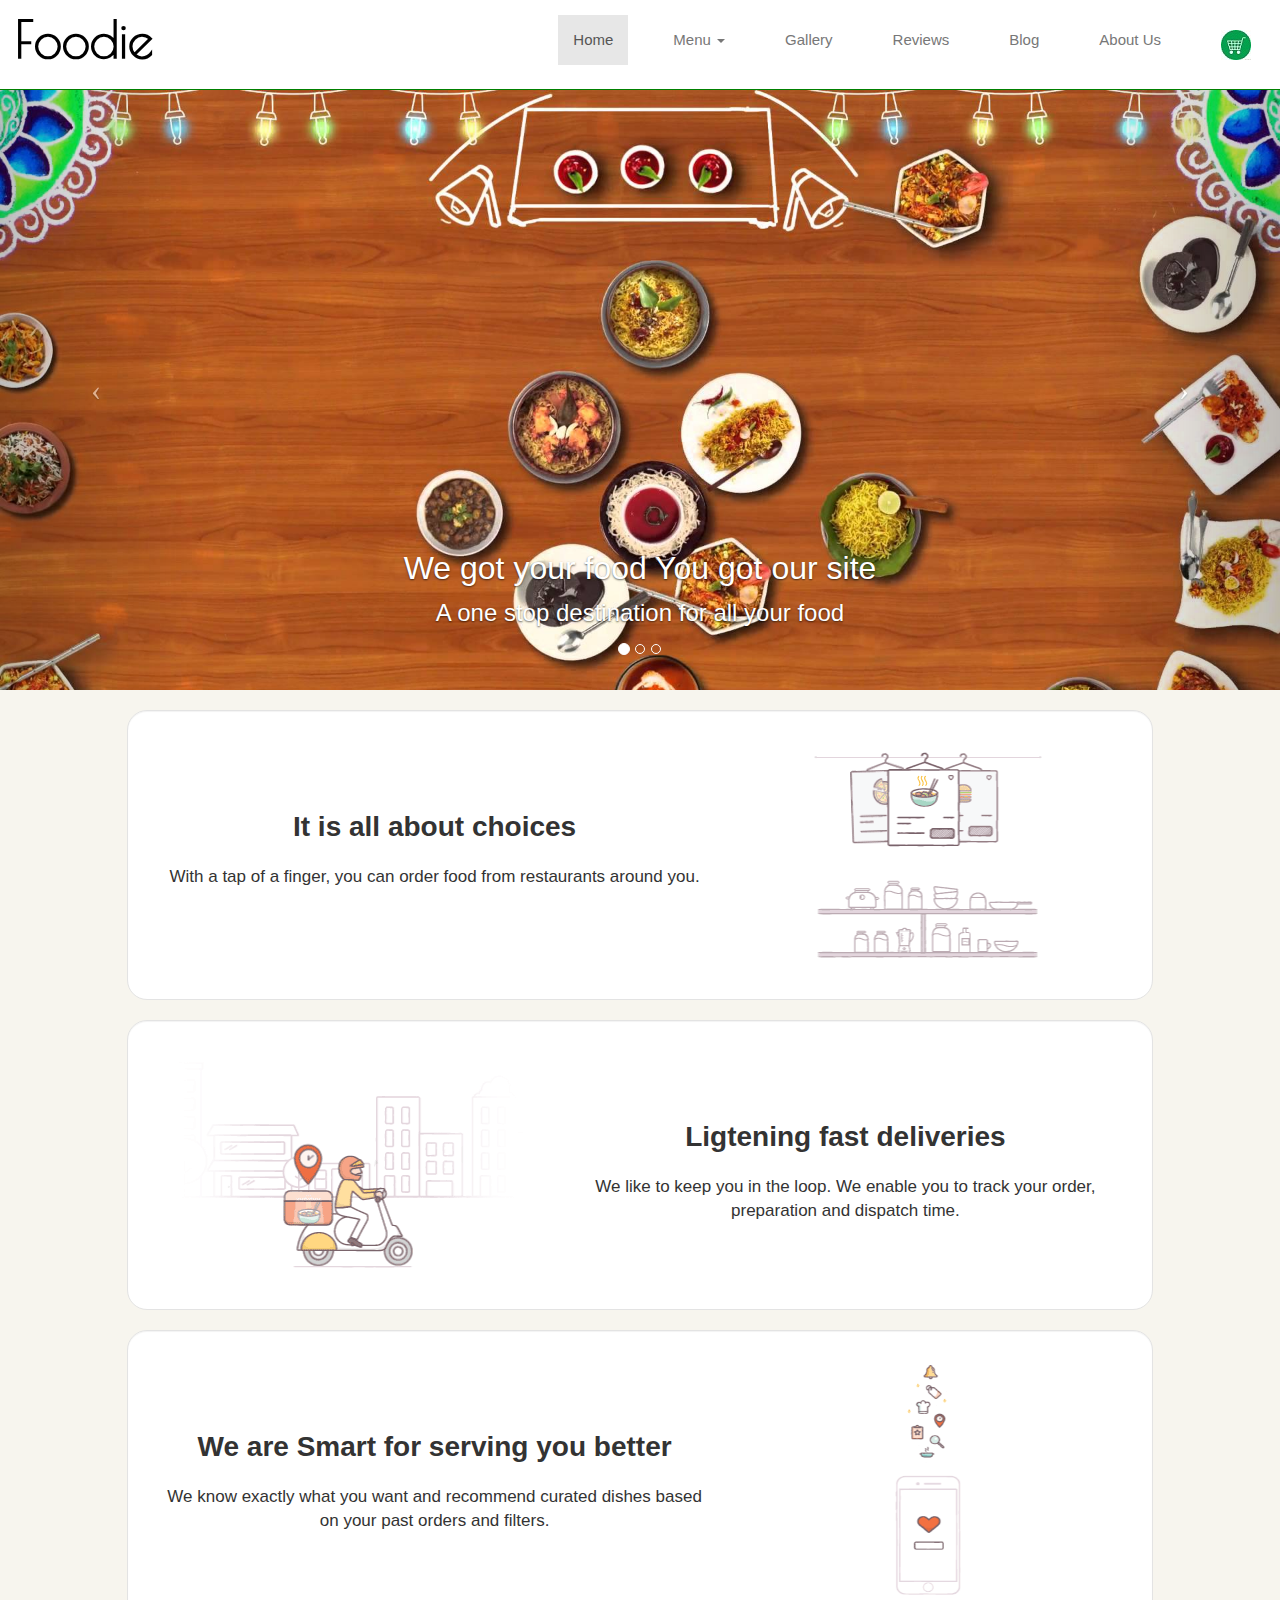
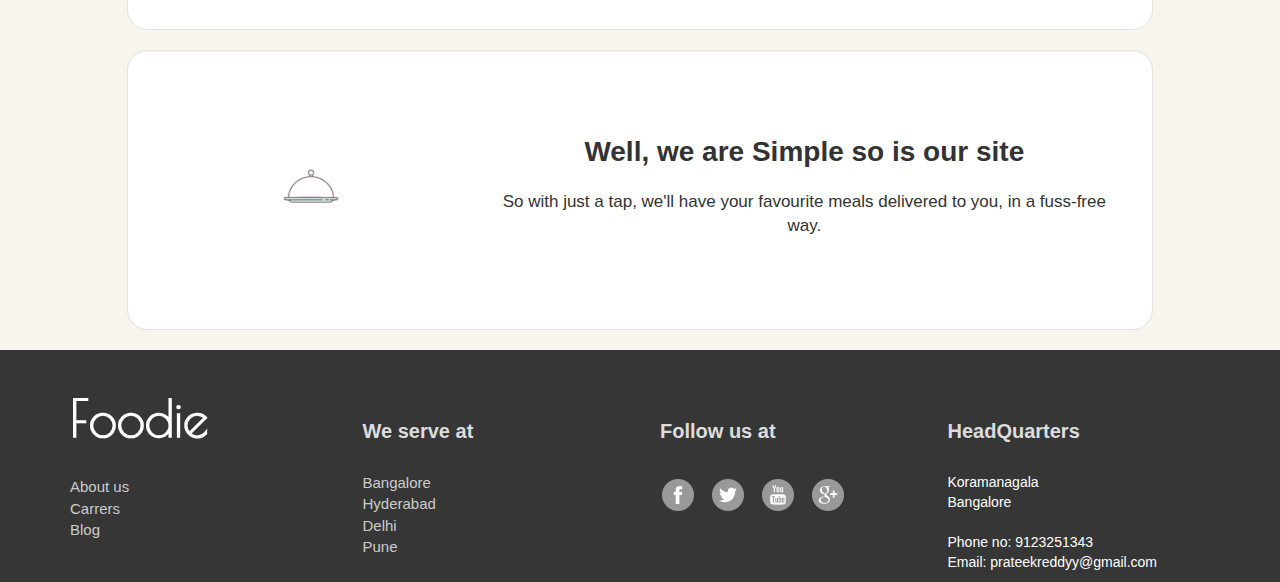
<file: index.html>
<!doctype html>
<html>
<head>
	<title>Foodie</title>
  <!-- Bootstrap CSS -->
	<meta name="viewport" content="width=device-width, initial-scal=1.0, maximum-scale=1.0, user-scalable=no">
	<link href="bootstrap/css/bootstrap.min.css" rel="stylesheet">
	<link href="css/bootstrap-glyphicons.css" rel="stylesheet">

	<!-- Custom CSS -->
	<link href="css/styles.css" rel="stylesheet">

	<!-- Include Modernizr in the head, before any other Javascript -->
	<script src="js/modernizr-2.6.2.min.js"></script>

</head>
<body>
  <div class="container-fluid" id="main">
    <div class="navbar navbar-default navbar-fixed-top" id="header">
			<div class="navbar-header">
	      <a href="/" class="navbar-brand">
	        <span class="logo">Foodie</span>
	      </a><!-- end navbar-brand -->
				<button class="navbar-toggle" data-target=".navbar-responsive-collapse" data-toggle="collapse" type="button">
						<span class="icon-bar"></span>
						<span class="icon-bar"></span>
						<span class="icon-bar"></span>
				</button><!-- end navbar-toggle -->
				<a href="/" class="navbar-brand" id="small-logo">
					<span class="logo">Foodie</span>
				</a><!-- end navbar-brand -->
			</div><!-- End navbar-header -->


			<a href="#myModal" id="cart" role="button" class="btn pull-right" data-toggle="modal">
        <img src="images/cart.jpg" alt="cart">
      </a><!-- end cart -->
      <div class="navbar-collapse collapse navbar-responsive-collapse pull-right">
        <ul class="nav navbar-nav">
          <li class="active">
            <a href="/">Home</a>
          </li><!-- active -->
          <li class="dropdown">
            <a href="#" class="dropdown-toggle" data-toggle="dropdown">Menu <strong class="caret"></strong></a>
            <ul class="dropdown-menu">
              <li class="dropdown-header">We serve at</li>
              <li><a href="menu.html">Bangalore</a></li>
              <li><a href="#">Hyderabad</a></li>
              <li><a href="#">Delhi</a></li>
              <li><a href="#">Pune</a></li>
            </ul><!-- end dropdown-menu -->
          </li><!-- end dropdown -->
          <li>
            <a href="#">Gallery</a>
          </li>
          <li class="more-expanded">
            <a href="#">Reviews</a>
          </li><!-- end more-expanded -->
          <li class="more-expanded">
            <a href="#">Blog</a>
          </li><!-- end more-expanded -->
          <li class="more-expanded">
            <a href="#">About Us</a>
          </li><!-- end more-expanded -->
					<li class="more-hidden dropdown">
						<a href="#" class="dropdown-toggle" data-toggle="dropdown">More <strong class="caret"></strong></a>
            <ul class="dropdown-menu">
              <li><a href="#">Reviews</a></li>
              <li><a href="#">Blog</a></li>
              <li><a href="#">About Us</a></li>
            </ul><!-- end dropdown-menu -->
					</li><!-- end more-hidden -->
        </ul><!-- end nav -->
      </div><!-- End navbar-collapse -->
    </div><!-- End navbar -->
		<!-- Indicators -->
		<div class="carousel slide" id="myCarousel">
			<ol class="carousel-indicators">
				<li class="active" data-slide-to="0" data-target="#myCarousel"></li>
				<li data-slide-to="1" data-target="#myCarousel"></li>
				<li data-slide-to="2" data-target="#myCarousel"></li>
			</ol><!-- end carousel-indicators -->
			<div class="carousel-inner">
				<div class="item active" id="slide1">
					<div class="carousel-caption">
						<h4>We got your food You got our site</h4>
						<p>A one stop destination for all your food</p>
					</div><!-- end carousel-caption -->
				</div><!-- End slide1 -->
				<div class="item" id="slide2">
					<div class="carousel-caption">
						<h4>Celebrate Diwali with Foodie</h4>
						<p></p>
					</div><!-- end carousel-caption -->
				</div><!-- End slide2 -->
				<div class="item" id="slide3">
					<div class="carousel-caption">
						<h4>We got your food You got our site</h4>
						<p>A one stop destination for all your food</p>
					</div><!-- end carousel-caption -->
				</div><!-- End slide3 -->
			</div><!-- End carousel-inner -->
			<a class="left carousel-control" data-slide="prev" href="#myCarousel"><span class="icon-prev"></span></a>
			<a class="right carousel-control" data-slide="next" href="#myCarousel"><span class="icon-next"></span></a>
		</div><!-- End Carousel -->
		<div class="container" id="features">
			<div class="row well" id="select">
				<div class="col-sm-7">
					<h1>It is all about choices</h1>
					<p>With a tap of a finger, you can order food from restaurants around you.</p>
				</div><!-- end col-sm-7 -->
				<div class="col-sm-5">
					<img src="images/select.gif" alt="Lots to select from">
				</div><!-- end col-sm-5 -->
			</div><!-- End select -->
			<div class="row well" id="delivery">
				<div class="col-sm-5">
					<img src="images/delivery.gif" alt="Fast Delivery">
				</div><!-- end col-sm-5 -->
				<div class="col-sm-7">
					<h1>Ligtening fast deliveries</h1>
					<p>We like to keep you in the loop. We enable you to track your order, preparation and dispatch time.</p>
				</div><!-- end col-sm-7 -->
			</div><!-- End delivery -->

			<div class="row well" id="personalised">
				<div class="col-sm-7">
					<h1>We are Smart for serving you better</h1>
					<p>We know exactly what you want and recommend curated dishes based on your past orders and filters.</p>
				</div><!-- end col-sm-7 -->
				<div class="col-sm-5">
					<img src="images/personalised.gif" alt="Personal to your tastes">
				</div><!-- end col-sm-5 -->
			</div><!-- End personalised -->

			<div class="row well" id="simple">
				<div class="col-sm-4">
					<img src="images/simple.gif" alt="Simply simple">
				</div><!-- end col-sm-4 -->
				<div class="col-sm-8">
					<h1>Well, we are Simple so is our site</h1>
					<p>So with just a tap, we'll have your favourite meals delivered to you, in a fuss-free way.</p>
				</div><!-- end col-sm-8 -->
			</div><!-- End simple -->

  	</div><!-- End features -->
	</div><!-- End main container-->

	<div class="modal fade" id="myModal">
    <div class="modal-dialog">
      <div class="modal-content">
        <div class="modal-header">
          <button class="close" data-dismiss="modal">&times;</button>
          <h4 class="modal-title">Your Cart</h4>
        </div><!-- end modal-header -->
        <div class="modal-body">
          <h4>Your Shopping cart is empty</h4>
        </div><!-- end modal-body -->
        <div class="modal-footer">
          <button class="btn btn-default" data-dismiss="modal" type="button">Close</button>
          <button class="btn btn-primary disabled" type="button">Go to Payment</button>
        </div><!-- end modal-footer -->
      </div><!-- end modal-content -->
    </div><!-- end modal-dialog -->
  </div><!-- end myModal -->

	<footer>
		<div class="container">
			<div class="row">
				<div class="col-sm-3 col-xs-6">
					<ul>
						<li><a href="/"><h1 class="logo">Foodie</h1></a></li>
						<li><a href="#">About us</a></li>
						<li><a href="#">Carrers</a></li>
						<li><a href="#">Blog</a></li>
					</ul>
				</div><!-- End column -->
				<div class="col-sm-3 col-xs-6">
					<ul>
						<li><h5>We serve at</h5></li>
						<li><a href="#">Bangalore</a></li>
						<li><a href="#">Hyderabad</a></li>
						<li><a href="#">Delhi</a></li>
						<li><a href="#">Pune</a></li>
					</ul>
				</div><!-- End column -->
				<div class="col-sm-3 follow col-xs-6">
					<h5>Follow us at</h5>
					<ul>
						<li><a href="#"><img src="images/facebook-32.png" alt="facebook"></a></li>
						<li><a href="#"><img src="images/twitter-32.png" alt="Twitter"></a></li>
						<li><a href="#"><img src="images/youtube-32.png" alt="Youtube"></a></li>
						<li><a href="#"><img src="images/google_plus-32.png" alt="Instagram"></a></li>
					</ul>
				</div><!-- End column -->
				<div class="col-sm-3 col-xs-6">
				<ul>
					<li><h5>HeadQuarters</h5></li>
					<li>Koramanagala</li>
					<li>Bangalore<br><br></li>

					<li>Phone no: 9123251343</li>
					<li>Email: prateekreddyy@gmail.com</li>
				</ul>
			</div><!-- End column -->

			</div><!-- End row -->
		</div><!-- End conatainer -->
	</footer>
	<script>window.jQuery || document.write('<script src="js/jquery-1.11.3.min.js"><\/script>')</script>

	<!-- Bootstrap JS -->
	<script src="bootstrap/js/bootstrap.min.js"></script>

	<!-- Custom JS -->
	<script src="js/script.js"></script>

</body>
</html>
</file>
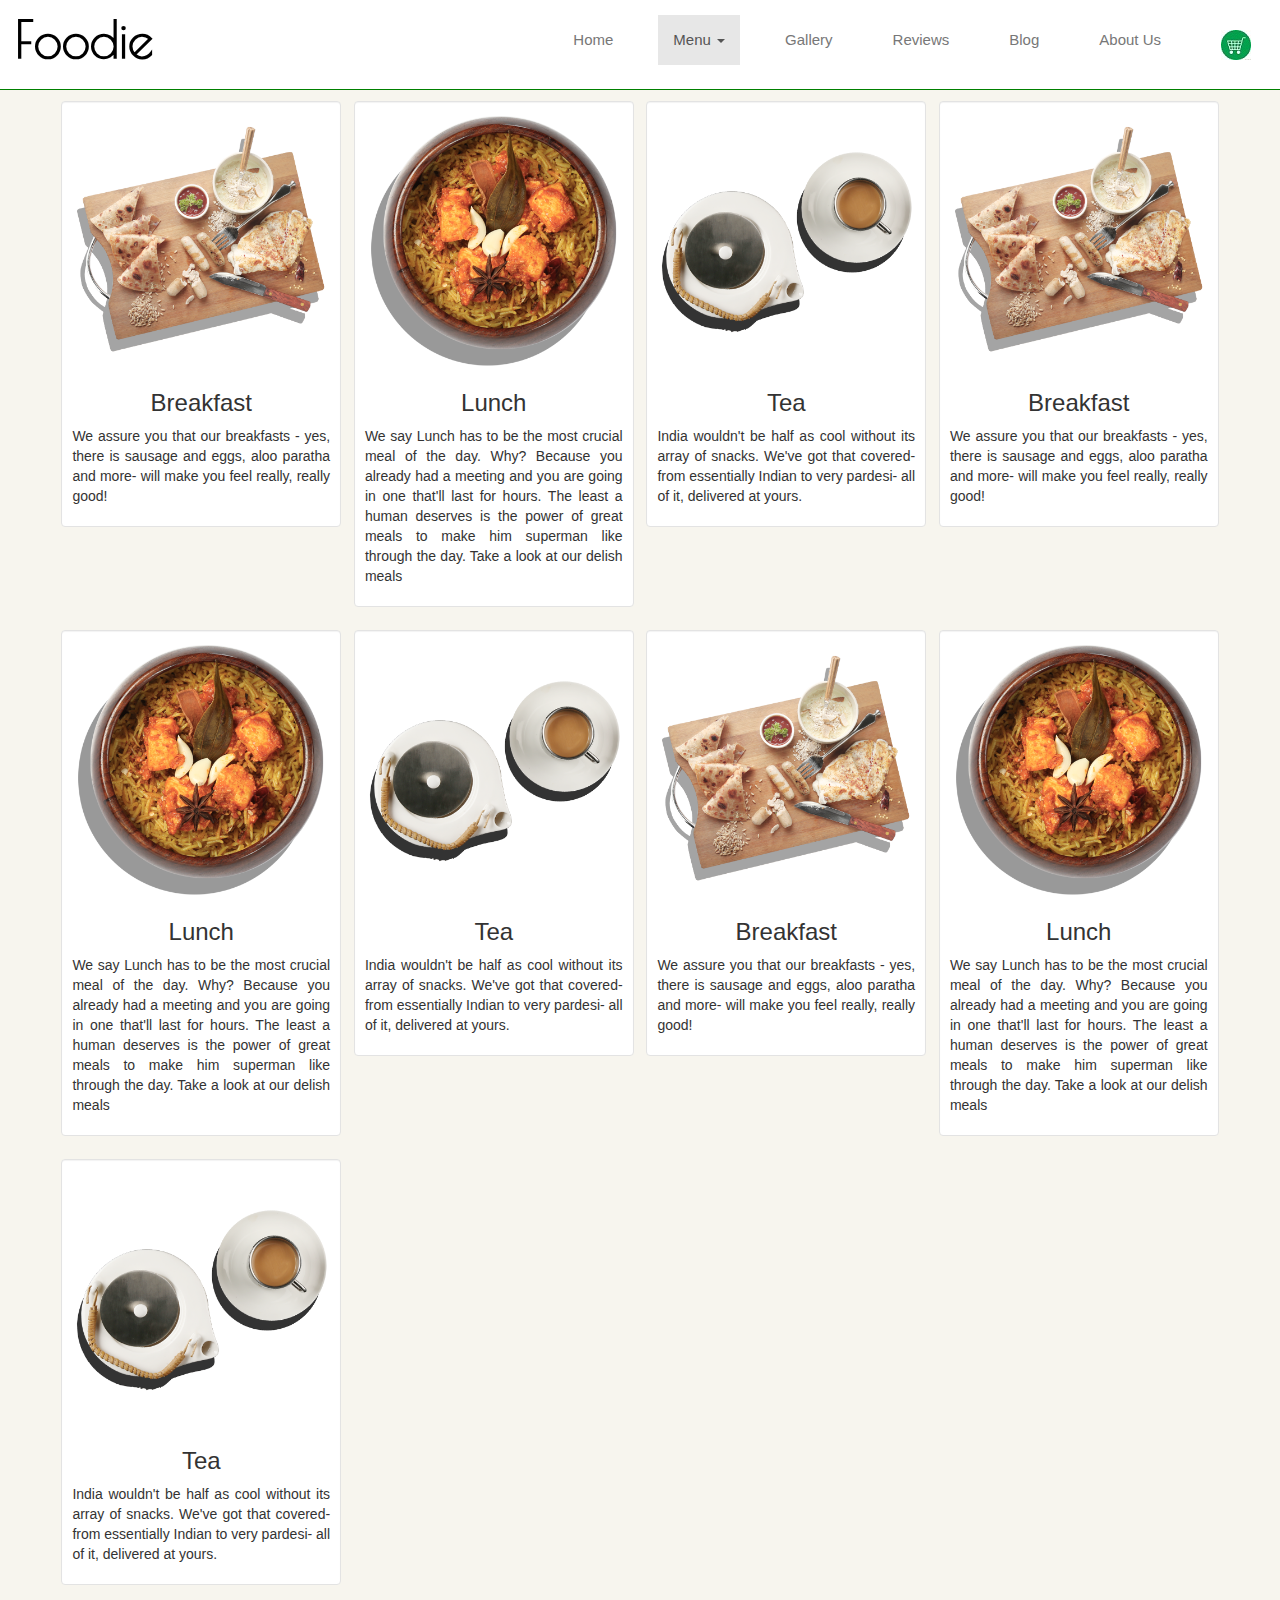
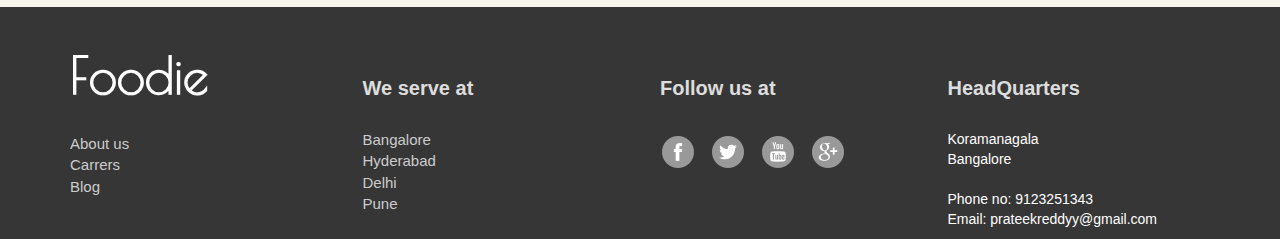
<file: menu.html>
<!doctype html>
<html>
<head>
	<title>Foodie</title>
  <!-- Bootstrap CSS -->
	<meta name="viewport" content="width=device-width, initial-scal=1.0, maximum-scale=1.0, user-scalable=no">
	<link href="bootstrap/css/bootstrap.min.css" rel="stylesheet">
	<link href="css/bootstrap-glyphicons.css" rel="stylesheet">

	<!-- Custom CSS -->
	<link href="css/styles.css" rel="stylesheet">

  <!-- modernizr -->
	<script src="js/modernizr-2.6.2.min.js"></script>

</head>
<body>
  <div class="container-fluid" id="main">
    <div class="navbar navbar-default navbar-fixed-top" id="header">
			<div class="navbar-header">
	      <a href="/" class="navbar-brand">
	        <span class="logo">Foodie</span>
	      </a><!-- end navbar-brand -->
				<button class="navbar-toggle" data-target=".navbar-responsive-collapse" data-toggle="collapse" type="button">
						<span class="icon-bar"></span>
						<span class="icon-bar"></span>
						<span class="icon-bar"></span>
				</button><!-- end navbar-toggle -->
				<a href="/" class="navbar-brand" id="small-logo">
					<span class="logo">Foodie</span>
				</a><!-- end navbar-brand -->
			</div><!-- End navbar-header -->
      <a href="#myModal" id="cart" role="button" class="btn pull-right" data-toggle="modal">
        <img src="images/cart.jpg" alt="cart">
      </a><!-- end cart -->

      <div class="navbar-collapse collapse navbar-responsive-collapse pull-right">
        <ul class="nav navbar-nav">
          <li>
            <a href="/">Home</a>
          </li>
          <li class="dropdown active">
            <a href="#" class="dropdown-toggle" data-toggle="dropdown">Menu <strong class="caret"></strong></a>
            <ul class="dropdown-menu">
              <li class="dropdown-header">We serve at</li>
              <li class="active"><a href="#">Bangalore</a></li>
              <li><a href="#">Hyderabad</a></li>
              <li><a href="#">Delhi</a></li>
              <li><a href="#">Pune</a></li>
            </ul><!-- end dropdown-menu -->
          </li><!-- end dropdown -->
          <li>
            <a href="#">Gallery</a>
          </li>
          <li class="more-expanded">
            <a href="#">Reviews</a>
          </li><!-- end more-expanded -->
          <li class="more-expanded">
            <a href="#">Blog</a>
          </li><!-- end more-expanded -->
          <li class="more-expanded">
            <a href="#">About Us</a>
          </li><!-- end more-expanded -->
					<li class="more-hidden dropdown">
						<a href="#" class="dropdown-toggle" data-toggle="dropdown">More <strong class="caret"></strong></a>
            <ul class="dropdown-menu">
              <li><a href="#">Reviews</a></li>
              <li><a href="#">Blog</a></li>
              <li><a href="#">About Us</a></li>
            </ul><!-- end dropdown-menu -->
					</li><!-- end dropdown -->
        </ul><!-- end nav -->
      </div><!-- End navbar-collapse -->
    </div><!-- End navbar -->

		<div class="container" id="menu">
      <div class="row">
        <div class="item col-md-4 col-xs-12 col-sm-6 col-lg-3">
          <div class="well">
            <img src="images/breakfast.png" alt="Breakfast">
            <div>
              <h3>Breakfast</h3>
              <p>We assure you that our breakfasts - yes, there is sausage and eggs, aloo paratha and more- will make you feel really, really good!</p>
            </div>
          </div><!-- End Well -->
        </div><!-- End item -->
        <div class="item col-md-4 col-xs-12 col-sm-6 col-lg-3">
          <div class="well">
            <img src="images/lunch.png" alt="Lunch">
            <div>
              <h3>Lunch</h3>
              <p>We say Lunch has to be the most crucial meal of the day. Why? Because you already had a meeting and you are going in one that'll last for hours. The least a human deserves is the power of great meals to make him superman like through the day. Take a look at our delish meals </p>
            </div>
          </div><!-- End Well -->
        </div><!-- End item -->
        <div class="clearfix visible-sm-block"></div>
        <div class="item col-md-4 col-sm-6 col-xs-12 col-lg-3">
          <div class="well">
            <img src="images/tea.png" alt="Tea">
            <div>
              <h3>Tea</h3>
              <p>India wouldn't be half as cool without its array of snacks. We've got that covered- from essentially Indian to very pardesi- all of it, delivered at yours.</p>
            </div>
          </div><!-- End Well -->
        </div><!-- End item -->
        <div class="clearfix visible-md-block"></div>
      <div class="item col-md-4 col-sm-6 col-xs-12 col-lg-3">
        <div class="well">
          <img src="images/breakfast.png" alt="Breakfast">
          <div>
            <h3>Breakfast</h3>
            <p>We assure you that our breakfasts - yes, there is sausage and eggs, aloo paratha and more- will make you feel really, really good!</p>
          </div>
        </div><!-- End Well -->
      </div><!-- End item -->
      <div class="clearfix visible-sm-block visible-lg-block"></div>
      <div class="item col-md-4 col-sm-6 col-xs-12 col-lg-3">
        <div class="well">
          <img src="images/lunch.png" alt="Lunch">
          <div>
            <h3>Lunch</h3>
            <p>We say Lunch has to be the most crucial meal of the day. Why? Because you already had a meeting and you are going in one that'll last for hours. The least a human deserves is the power of great meals to make him superman like through the day. Take a look at our delish meals </p>
          </div>
        </div><!-- End Well -->
      </div><!-- End item -->
      <div class="item col-md-4 col-xs-12 col-sm-6 col-lg-3">
        <div class="well">
          <img src="images/tea.png" alt="Tea">
          <div>
            <h3>Tea</h3>
            <p>India wouldn't be half as cool without its array of snacks. We've got that covered- from essentially Indian to very pardesi- all of it, delivered at yours.</p>
          </div>
        </div><!-- End Well -->
      </div><!-- End item -->
      <div class="clearfix visible-sm-block visible-md-block"></div>
      <div class="item col-md-4 col-sm-6 col-xs-12 col-lg-3">
        <div class="well">
          <img src="images/breakfast.png" alt="Breakfast">
          <div>
            <h3>Breakfast</h3>
            <p>We assure you that our breakfasts - yes, there is sausage and eggs, aloo paratha and more- will make you feel really, really good!</p>
          </div>
        </div><!-- End Well -->
      </div><!-- End item -->
      <div class="item col-sm-6 col-xs-12 col-md-4 col-lg-3">
        <div class="well">
          <img src="images/lunch.png" alt="Lunch">
          <div>
            <h3>Lunch</h3>
            <p>We say Lunch has to be the most crucial meal of the day. Why? Because you already had a meeting and you are going in one that'll last for hours. The least a human deserves is the power of great meals to make him superman like through the day. Take a look at our delish meals </p>
          </div>
        </div><!-- End Well -->
      </div><!-- End item -->
      <div class="clearfix visible-sm-block visible-lg-block"></div>
      <div class="item col-md-4 col-sm-6 col-xs-12 col-lg-3">
        <div class="well">
          <img src="images/tea.png" alt="Tea">
          <div>
            <h3>Tea</h3>
            <p>India wouldn't be half as cool without its array of snacks. We've got that covered- from essentially Indian to very pardesi- all of it, delivered at yours.</p>
          </div>
        </div><!-- End Well -->
      </div><!-- End item -->
    </div><!-- End row -->

    </div><!-- End container -->
	</div><!-- End main Container -->

  <div class="modal fade" id="myModal">
    <div class="modal-dialog">
      <div class="modal-content">
        <div class="modal-header">
          <button class="close" data-dismiss="modal">&times;</button>
          <h4 class="modal-title">Your Cart</h4>
        </div><!-- end modal-header -->
        <div class="modal-body">
          <h4>Your Shopping cart is empty</h4>
        </div><!-- end modal-body -->
        <div class="modal-footer">
          <button class="btn btn-default" data-dismiss="modal" type="button">Close</button>
          <button class="btn btn-primary disabled" type="button">Go to Payment</button>
        </div><!-- end modal-footer -->
      </div><!-- end modal-content -->
    </div><!-- end modal-dialog -->
  </div><!-- end myModal -->
	<footer>
		<div class="container">
			<div class="row">
				<div class="col-sm-3 col-xs-6">
					<ul>
						<li>
              <a href="/">
                <h1 class="logo">Foodie</h1>
              </a>
            </li>
						<li>
              <a href="#">About us</a>
            </li>
						<li>
              <a href="#">Carrers</a>
            </li>
						<li>
              <a href="#">Blog</a>
            </li>
					</ul>
				</div><!-- End column -->
				<div class="col-sm-3 col-xs-6">
					<ul>
						<li><h5>We serve at</h5></li>
						<li><a href="#">Bangalore</a></li>
						<li><a href="#">Hyderabad</a></li>
						<li><a href="#">Delhi</a></li>
						<li><a href="#">Pune</a></li>
					</ul>
				</div><!-- End column -->
				<div class="col-sm-3 follow col-xs-6">
					<h5>Follow us at</h5>
					<ul>
						<li>
              <a href="#">
                <img src="images/facebook-32.png" alt="facebook">
              </a>
            </li>
						<li>
              <a href="#">
                <img src="images/twitter-32.png" alt="Twitter">
              </a>
            </li>
						<li>
              <a href="#">
                <img src="images/youtube-32.png" alt="Youtube">
              </a>
            </li>
						<li>
              <a href="#">
                <img src="images/google_plus-32.png" alt="Instagram">
              </a>
            </li>
					</ul>
				</div><!-- End column -->
				<div class="col-sm-3 col-xs-6">
  				<ul>
  					<li><h5>HeadQuarters</h5></li>
  					<li>Koramanagala</li>
  					<li>Bangalore<br><br></li>

  					<li>Phone no: 9123251343</li>
  					<li>Email: prateekreddyy@gmail.com</li>
  				</ul>
				</div><!-- End column -->
			</div><!-- End row -->
		</div><!-- End footer container -->
	</footer>
	<script>window.jQuery || document.write('<script src="js/jquery-1.11.3.min.js"><\/script>')</script>

	<!-- Bootstrap JS -->
	<script src="bootstrap/js/bootstrap.min.js"></script>

	<!-- Custom JS -->
	<script src="js/script.js"></script>

</body>
</html>
</file>
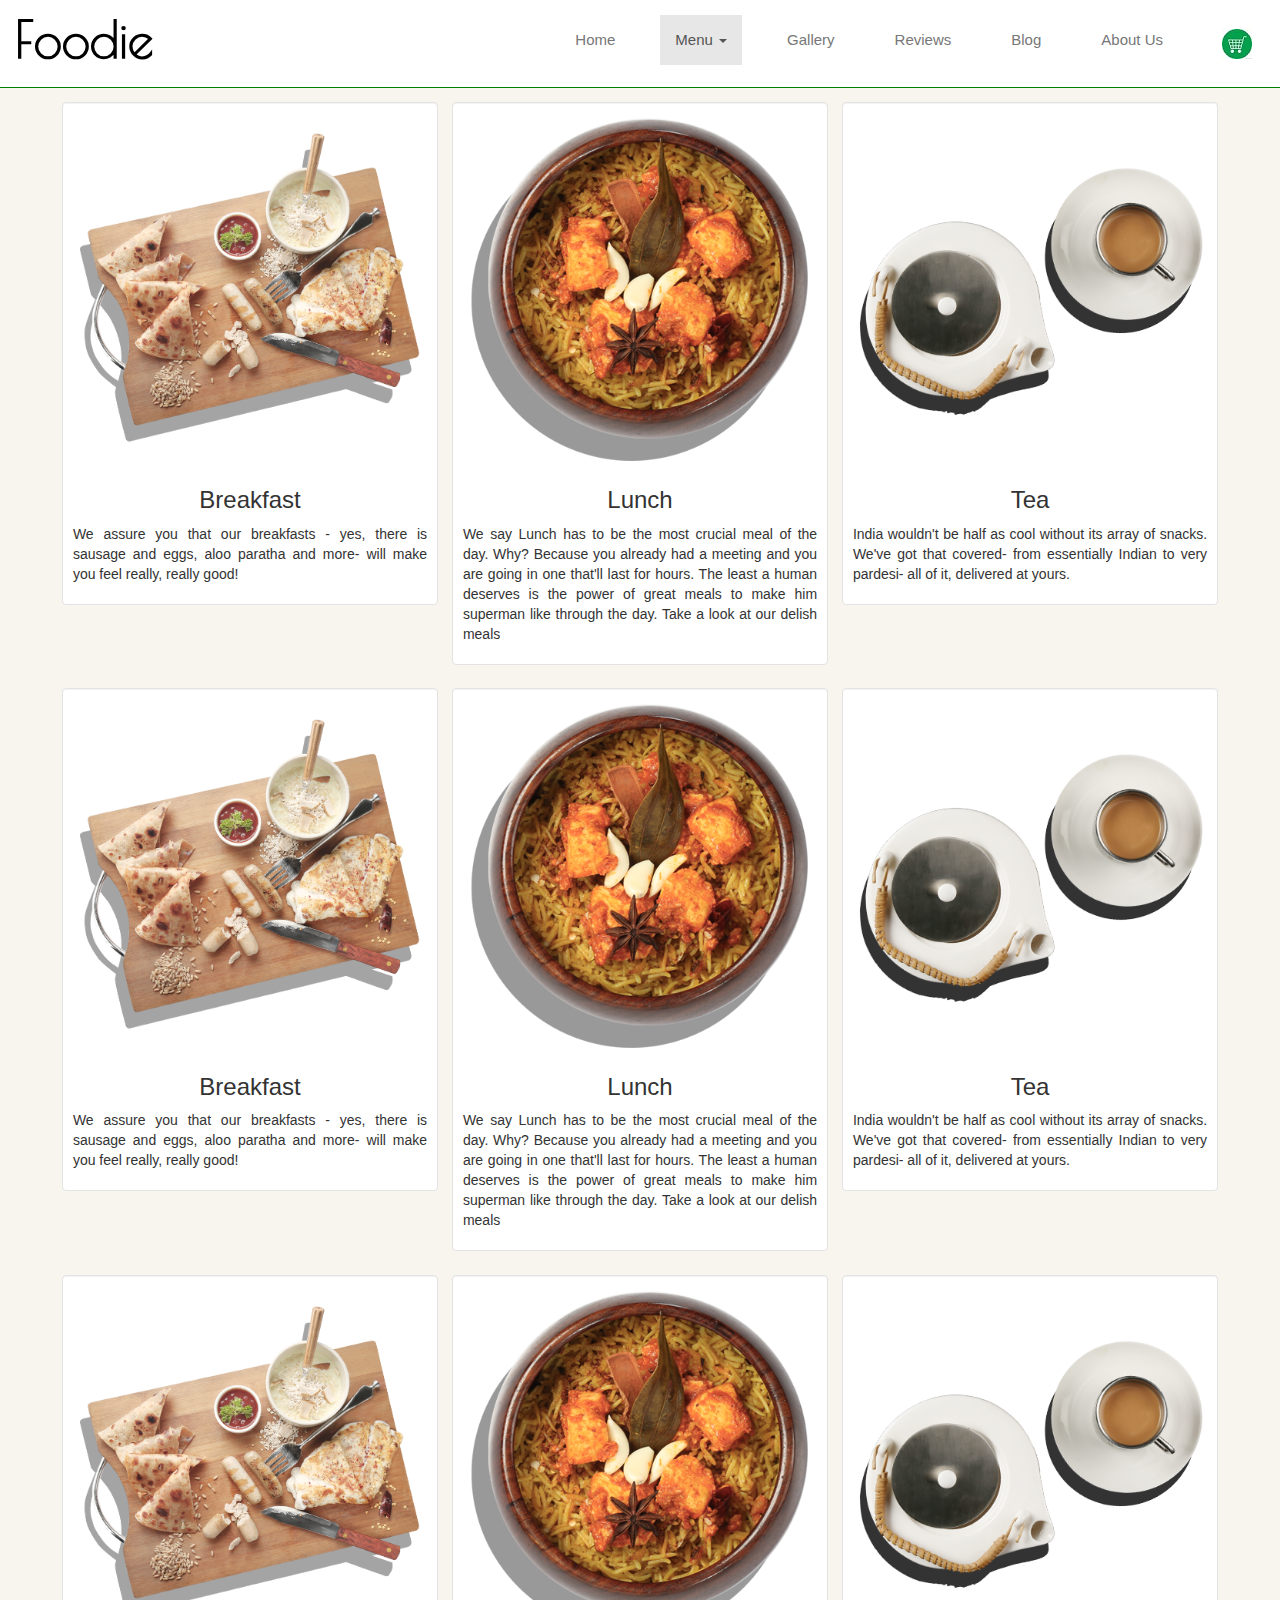
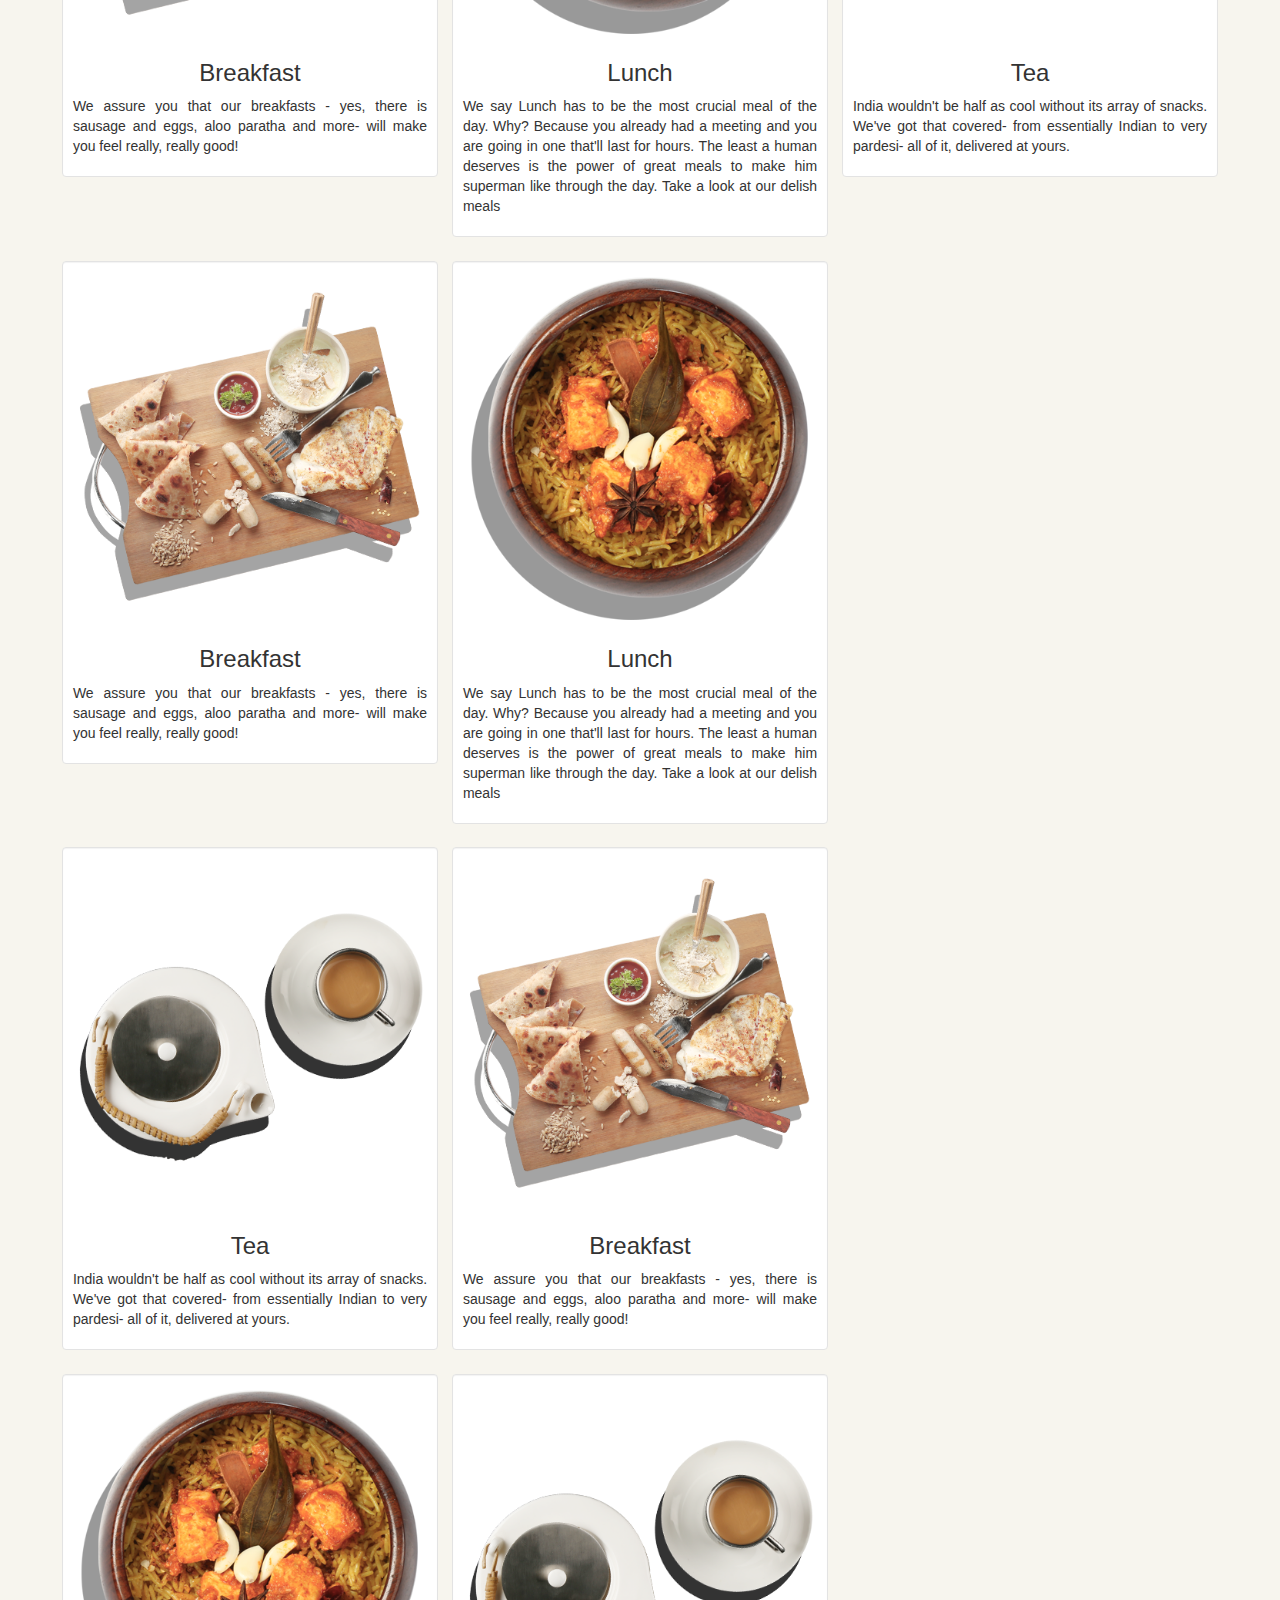
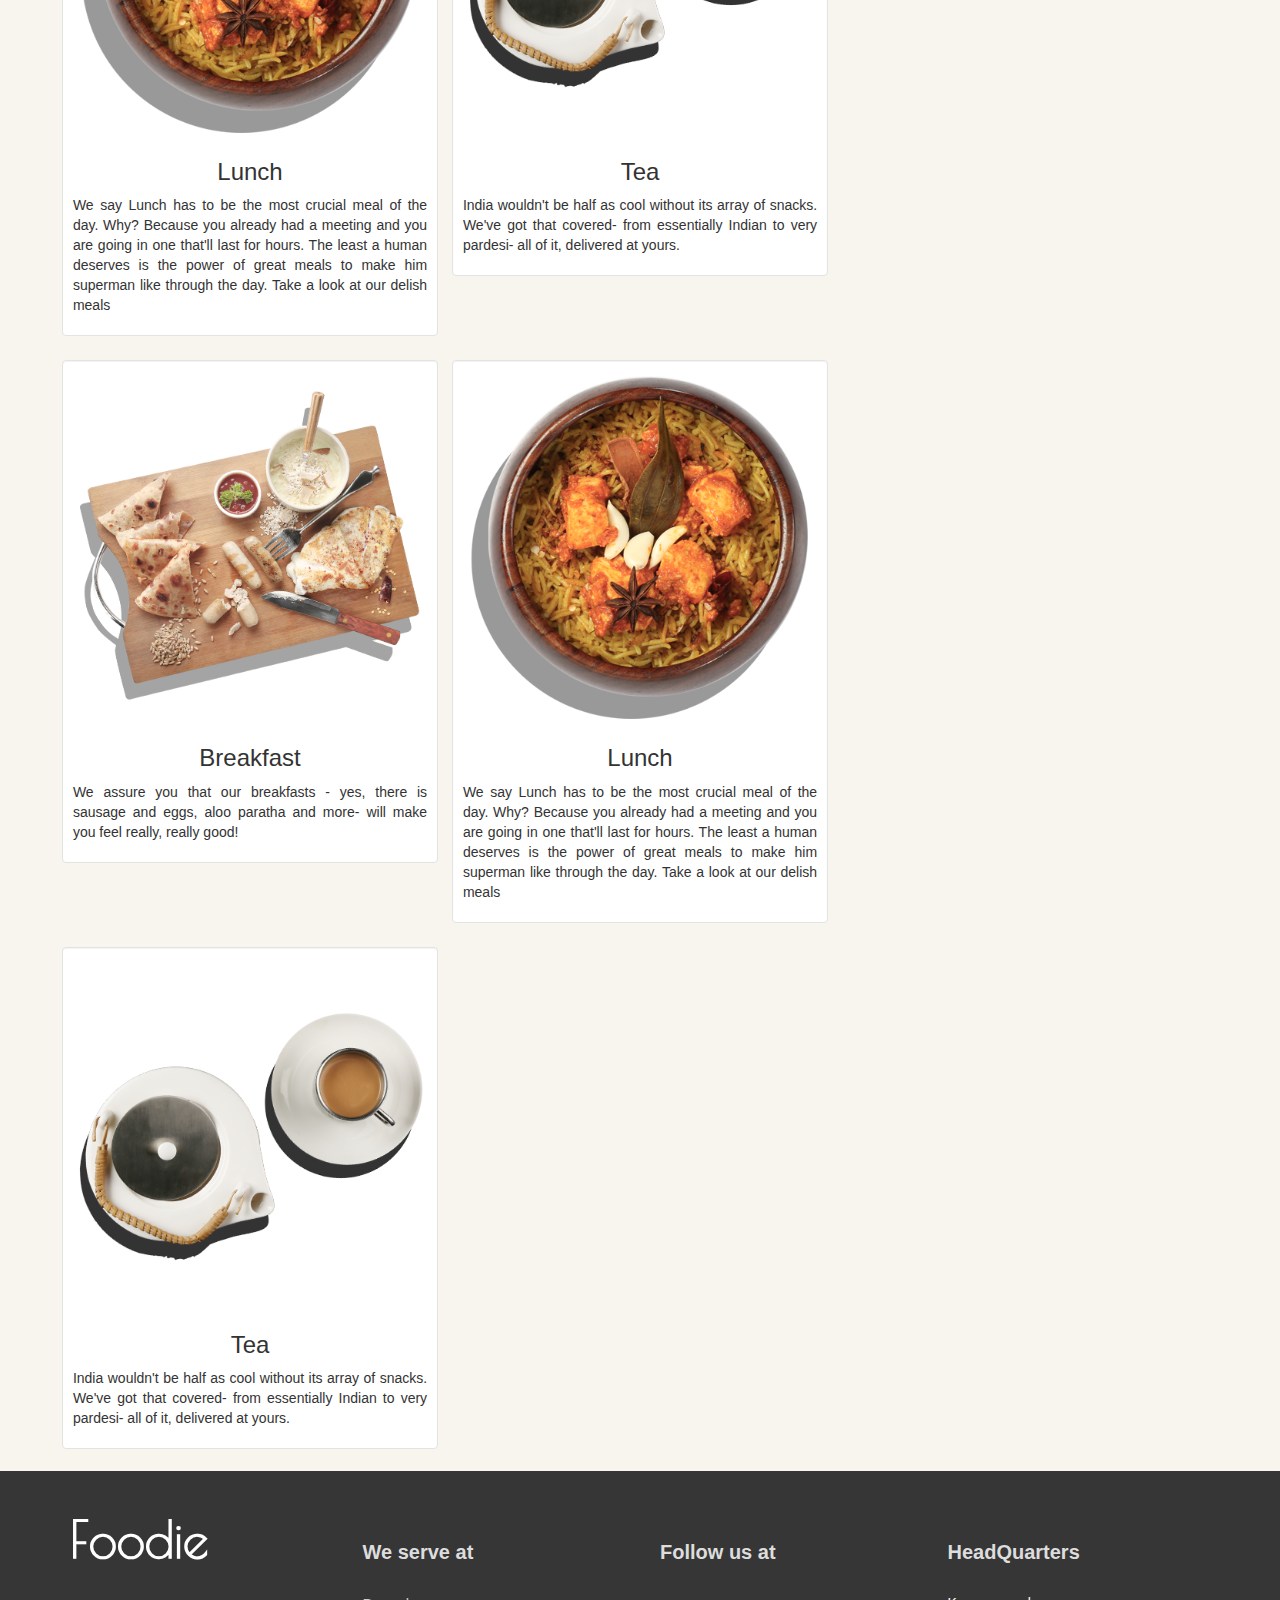
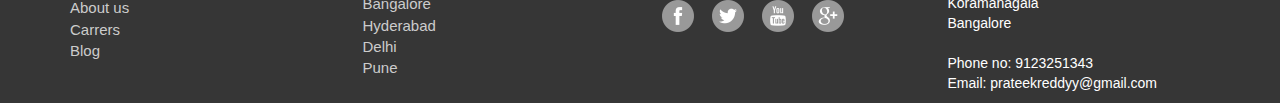
<file: test2.html>
<!doctype html>
<html>
<head>
	<title>Foodie</title>
  <!-- Bootstrap CSS -->
	<link href="bootstrap/css/bootstrap.min.css" rel="stylesheet">
	<link href="css/bootstrap-glyphicons.css" rel="stylesheet">

	<!-- Custom CSS -->
	<link href="css/styles.css" rel="stylesheet">

	<!-- Include Modernizr in the head, before any other Javascript -->
	<script src="js/modernizr-2.6.2.min.js"></script>

  <style media="screen">

    .sidebar{
      width: 0%;
      height: 300px;
      background-color: black;
      display: none;
      position: absolute;
      opacity: 0;
      transition-property: width opacity ;
      transition-duration: 2s;
      transition-timing-function: cubic-bezier(0, 1, 0.5, 1);
      height: auto;
    }

    .sidebar ul{
      list-style: none;
    }

    .sidebar ul li{
      padding: 0 20px;
      line-height: 44px;
      font-size: 14px;
    }

    .link:hover > .sidebar{
      width: 30%;
      display: block;
      opacity:1;
    }
  </style>
</head>
<body>
  <div class="container-fluid" id="main">
    <div class="navbar navbar-default navbar-fixed-top" id="header">
			<div class="navbar-header">
	      <a href="/" class="navbar-brand">
	        <span class="logo">Foodie</span>
	      </a>
        <a href="#" class="pull-left link">
				<button class="navbar-toggle" data-target=".navbar-responsive-collapse" data-toggle="collapse" type="button">
						<span class="icon-bar"></span>
						<span class="icon-bar"></span>
						<span class="icon-bar"></span>
				</button>

          <div class="sidebar">
            <ul>
              <li>Home</li>
              <li>Menu</li>
              <li>Gallery</li>
              <li>Reviews</li>
              <li>Blog</li>
              <li>About Us</li>
            </ul>
          </div>
        </a>
				<center>
				<a href="/" class="navbar-brand" id="small-logo">
					<span class="logo">Foodie</span>
				</a>
				</center>
			</div>


			<a href="#" id="cart" class="pull-right">
					<img src="images/cart.jpg" alt="cart">
			</a>
      <div class="navbar-collapse collapse navbar-responsive-collapse pull-right">
        <ul class="nav navbar-nav">
          <li>
            <a href="/">Home</a>
          </li>
          <li class="dropdown active">
            <a href="#" class="dropdown-toggle" data-toggle="dropdown">Menu <strong class="caret"></strong></a>
            <ul class="dropdown-menu">
              <li class="dropdown-header">We serve at</li>
              <li class="active"><a href="#">Bangalore</a></li>
              <li><a href="#">Hyderabad</a></li>
              <li><a href="#">Delhi</a></li>
              <li><a href="#">Pune</a></li>
            </ul>
          </li>
          <li>
            <a href="#">Gallery</a>
          </li>
          <li class="more-expanded">
            <a href="#">Reviews</a>
          </li>
          <li class="more-expanded">
            <a href="#">Blog</a>
          </li>
          <li class="more-expanded">
            <a href="#">About Us</a>
          </li>
					<li class="more-hidden dropdown">
						<a href="#" class="dropdown-toggle" data-toggle="dropdown">More <strong class="caret"></strong></a>
            <ul class="dropdown-menu">
              <li><a href="#">Reviews</a></li>
              <li><a href="#">Blog</a></li>
              <li><a href="#">About Us</a></li>
            </ul>
					</li>
        </ul>
      </div>

    </div>
		<!-- Indicators -->


		<div class="container" id="menu">
      <div class="row">
        <div class="item col-md-4 col-xs-6">
          <div class="well">
            <img src="images/breakfast.png" alt="Breakfast">
            <div>
              <h3>Breakfast</h3>
              <p>We assure you that our breakfasts - yes, there is sausage and eggs, aloo paratha and more- will make you feel really, really good!</p>
            </div>
          </div>
        </div>
        <div class="item col-md-4 col-xs-6">
          <div class="well">
            <img src="images/lunch.png" alt="Lunch">
            <div>
              <h3>Lunch</h3>
              <p>We say Lunch has to be the most crucial meal of the day. Why? Because you already had a meeting and you are going in one that'll last for hours. The least a human deserves is the power of great meals to make him superman like through the day. Take a look at our delish meals </p>
            </div>
          </div>
        </div>
        <div class="item col-md-4 col-xs-6">
          <div class="well">
            <img src="images/tea.png" alt="Tea">
            <div>
              <h3>Tea</h3>
              <p>India wouldn't be half as cool without its array of snacks. We've got that covered- from essentially Indian to very pardesi- all of it, delivered at yours.</p>
            </div>
          </div>
        </div>
      </div>
      <div class="row">
      <div class="item col-md-4 col-xs-6">
        <div class="well">
          <img src="images/breakfast.png" alt="Breakfast">
          <div>
            <h3>Breakfast</h3>
            <p>We assure you that our breakfasts - yes, there is sausage and eggs, aloo paratha and more- will make you feel really, really good!</p>
          </div>
        </div>
      </div>
      <div class="item col-md-4 col-xs-6">
        <div class="well">
          <img src="images/lunch.png" alt="Lunch">
          <div>
            <h3>Lunch</h3>
            <p>We say Lunch has to be the most crucial meal of the day. Why? Because you already had a meeting and you are going in one that'll last for hours. The least a human deserves is the power of great meals to make him superman like through the day. Take a look at our delish meals </p>
          </div>
        </div>
      </div>
      <div class="item col-md-4 col-xs-6">
        <div class="well">
          <img src="images/tea.png" alt="Tea">
          <div>
            <h3>Tea</h3>
            <p>India wouldn't be half as cool without its array of snacks. We've got that covered- from essentially Indian to very pardesi- all of it, delivered at yours.</p>
          </div>
        </div>
      </div>
      </div>
      <div class="row">
      <div class="item col-md-4 col-xs-6">
        <div class="well">
          <img src="images/breakfast.png" alt="Breakfast">
          <div>
            <h3>Breakfast</h3>
            <p>We assure you that our breakfasts - yes, there is sausage and eggs, aloo paratha and more- will make you feel really, really good!</p>
          </div>
        </div>
      </div>
      <div class="item col-md-4 col-xs-6">
        <div class="well">
          <img src="images/lunch.png" alt="Lunch">
          <div>
            <h3>Lunch</h3>
            <p>We say Lunch has to be the most crucial meal of the day. Why? Because you already had a meeting and you are going in one that'll last for hours. The least a human deserves is the power of great meals to make him superman like through the day. Take a look at our delish meals </p>
          </div>
        </div>
      </div>
      <div class="item col-md-4 col-xs-6">
        <div class="well">
          <img src="images/tea.png" alt="Tea">
          <div>
            <h3>Tea</h3>
            <p>India wouldn't be half as cool without its array of snacks. We've got that covered- from essentially Indian to very pardesi- all of it, delivered at yours.</p>
          </div>
        </div>
      </div>
    </div>




<!-- second set of small photos -->

    <div class="row mobile-row">
      <div class="item col-md-4 col-xs-6">
        <div class="well">
          <img src="images/breakfast.png" alt="Breakfast">
          <div>
            <h3>Breakfast</h3>
            <p>We assure you that our breakfasts - yes, there is sausage and eggs, aloo paratha and more- will make you feel really, really good!</p>
          </div>
        </div>
      </div>
      <div class="item col-md-4 col-xs-6">
        <div class="well">
          <img src="images/lunch.png" alt="Lunch">
          <div>
            <h3>Lunch</h3>
            <p>We say Lunch has to be the most crucial meal of the day. Why? Because you already had a meeting and you are going in one that'll last for hours. The least a human deserves is the power of great meals to make him superman like through the day. Take a look at our delish meals </p>
          </div>
        </div>
      </div>
    </div>
    <div class="row mobile-row">
      <div class="item col-md-4 col-xs-6">
        <div class="well">
          <img src="images/tea.png" alt="Tea">
          <div>
            <h3>Tea</h3>
            <p>India wouldn't be half as cool without its array of snacks. We've got that covered- from essentially Indian to very pardesi- all of it, delivered at yours.</p>
          </div>
        </div>
      </div>
    <div class="item col-md-4 col-xs-6">
      <div class="well">
        <img src="images/breakfast.png" alt="Breakfast">
        <div>
          <h3>Breakfast</h3>
          <p>We assure you that our breakfasts - yes, there is sausage and eggs, aloo paratha and more- will make you feel really, really good!</p>
        </div>
      </div>
    </div>
  </div>
  <div class="row mobile-row">
    <div class="item col-md-4 col-xs-6">
      <div class="well">
        <img src="images/lunch.png" alt="Lunch">
        <div>
          <h3>Lunch</h3>
          <p>We say Lunch has to be the most crucial meal of the day. Why? Because you already had a meeting and you are going in one that'll last for hours. The least a human deserves is the power of great meals to make him superman like through the day. Take a look at our delish meals </p>
        </div>
      </div>
    </div>
    <div class="item col-md-4 col-xs-6">
      <div class="well">
        <img src="images/tea.png" alt="Tea">
        <div>
          <h3>Tea</h3>
          <p>India wouldn't be half as cool without its array of snacks. We've got that covered- from essentially Indian to very pardesi- all of it, delivered at yours.</p>
        </div>
      </div>
    </div>
  </div>
  <div class="row mobile-row">
    <div class="item col-md-4 col-xs-6">
      <div class="well">
        <img src="images/breakfast.png" alt="Breakfast">
        <div>
          <h3>Breakfast</h3>
          <p>We assure you that our breakfasts - yes, there is sausage and eggs, aloo paratha and more- will make you feel really, really good!</p>
        </div>
      </div>
    </div>
    <div class="item col-md-4 col-xs-6">
      <div class="well">
        <img src="images/lunch.png" alt="Lunch">
        <div>
          <h3>Lunch</h3>
          <p>We say Lunch has to be the most crucial meal of the day. Why? Because you already had a meeting and you are going in one that'll last for hours. The least a human deserves is the power of great meals to make him superman like through the day. Take a look at our delish meals </p>
        </div>
      </div>
    </div>
  </div>
  <div class="row mobile-row">
    <div class="item col-md-4 col-xs-6">
      <div class="well">
        <img src="images/tea.png" alt="Tea">
        <div>
          <h3>Tea</h3>
          <p>India wouldn't be half as cool without its array of snacks. We've got that covered- from essentially Indian to very pardesi- all of it, delivered at yours.</p>
        </div>
      </div>
    </div>
    </div>
  </div>
	</div>
  </div>
	<footer>
		<div class="container">
			<div class="row">
				<div class="col-sm-3 col-xs-6">
					<ul>
						<li><a href="/"><h1 class="logo">Foodie</h1></a></li>
						<li><a href="#">About us</a></li>
						<li><a href="#">Carrers</a></li>
						<li><a href="#">Blog</a></li>
					</ul>
				</div>
				<div class="col-sm-3 col-xs-6">
					<ul>
						<li><h5>We serve at</h5></li>
						<li><a href="#">Bangalore</a></li>
						<li><a href="#">Hyderabad</a></li>
						<li><a href="#">Delhi</a></li>
						<li><a href="#">Pune</a></li>
					</ul>
				</div>
				<div class="col-sm-3 follow col-xs-6">
					<h5>Follow us at</h5>
					<ul>
						<li><a href="#"><img src="images/facebook-32.png" alt="facebook"></a></li>
						<li><a href="#"><img src="images/twitter-32.png" alt="Twitter"></a></li>
						<li><a href="#"><img src="images/youtube-32.png" alt="Youtube"></a></li>
						<li><a href="#"><img src="images/google_plus-32.png" alt="Instagram"></a></li>
					</ul>
				</div>
				<div class="col-sm-3 col-xs-6">
				<ul>
					<li><h5>HeadQuarters</h5></li>
					<li>Koramanagala</li>
					<li>Bangalore<br><br></li>

					<li>Phone no: 9123251343</li>
					<li>Email: prateekreddyy@gmail.com</li>
				</ul>
				</div>
				<!-- <div class="col-sm-2">

				</div> -->
			</div>
		</div>
	</footer>
	<script>window.jQuery || document.write('<script src="js/jquery-1.11.3.min.js"><\/script>')</script>

	<!-- Bootstrap JS -->
	<script src="bootstrap/js/bootstrap.min.js"></script>

	<!-- Custom JS -->
	<script src="js/script.js"></script>

</body>
</html>
</file>
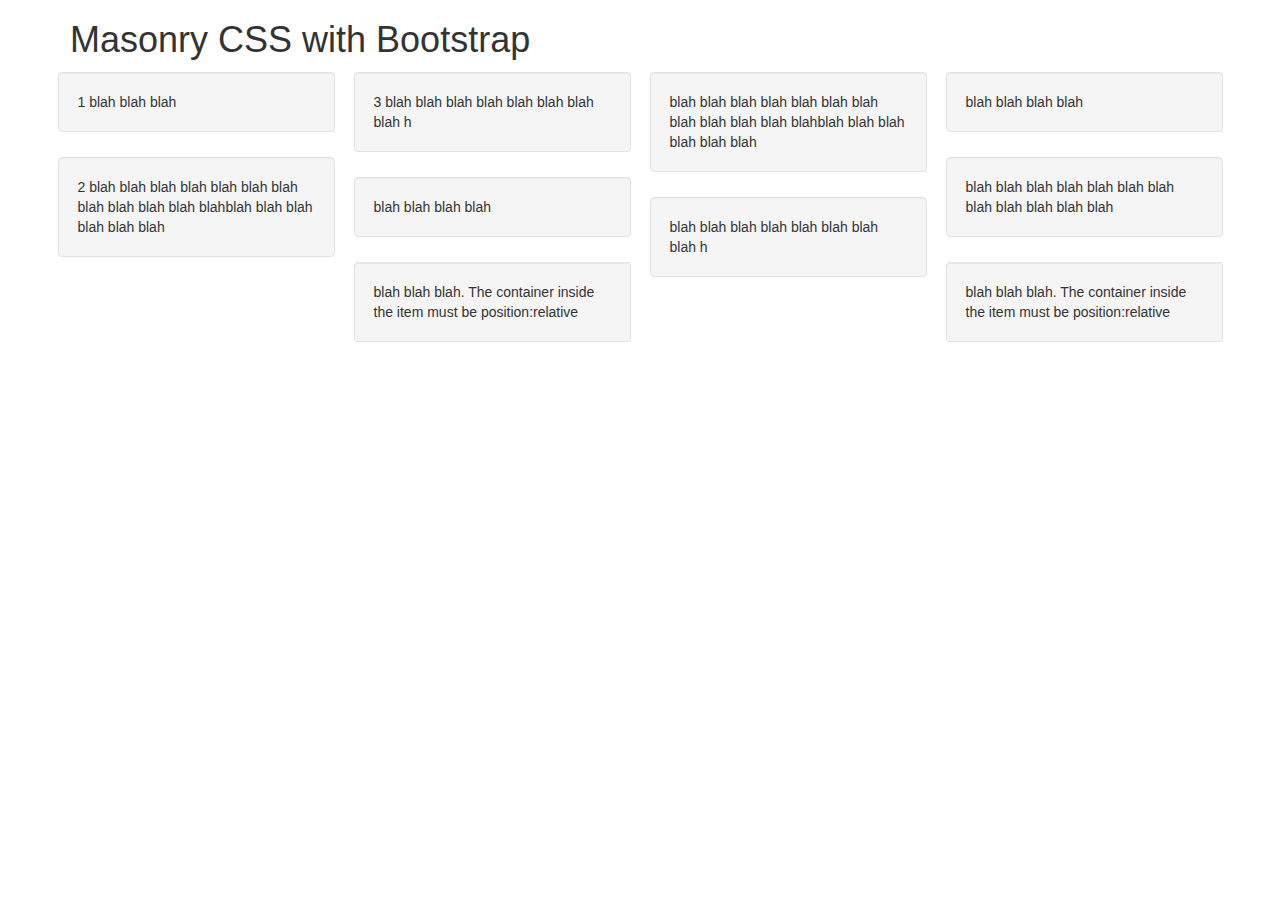
<file: test3.html>
<!doctype HTML>
<html>
  <head>

    <link href="bootstrap/css/bootstrap.min.css" rel="stylesheet">
  	<link href="css/bootstrap-glyphicons.css" rel="stylesheet">

  	<!-- Custom CSS -->
  	<link href="css/styles.css" rel="stylesheet">

  	<!-- Include Modernizr in the head, before any other Javascript -->
  	<script src="js/modernizr-2.6.2.min.js"></script>
    <style>
    *, *:before, *:after {
      box-sizing:  border-box !important;
    }

    .row {
    -moz-column-width: 18em;
    -webkit-column-width: 18em;
    -moz-column-gap: 1em;
    -webkit-column-gap:1em;
    }

    .item {
    display: inline-block;
    padding:  .25rem;
    width:  100%;
    }

    .well {
    position: relative;
    display: block;
    }
    </style>
  </head>
  <body>
    <div class="container">
      <h1>Masonry CSS with Bootstrap</h1>
      <div class="row">
        <div class="item">
          <div class="well">
            1 blah blah blah
          </div>
        </div>
     	  <div class="item">
            <div class="well">
            2 blah blah blah blah blah blah blah blah blah blah blah blahblah blah blah blah blah blah
            </div>
        </div>
        <div class="item">
            <div class="well">
            3 blah blah blah blah blah blah blah blah h
            </div>
        </div>
        <div class="item">
            <div class="well">
            blah blah blah blah
            </div>
        </div>
        <div class="item">
            <div class="well">
              blah blah blah. The container inside the item must be position:relative
            </div>
        </div>
       	<div class="item">
              <div class="well">
              blah blah blah blah blah blah blah blah blah blah blah blahblah blah blah blah blah blah
              </div>
          </div>
          <div class="item">
              <div class="well">
              blah blah blah blah blah blah blah blah h
              </div>
          </div>
          <div class="item">
              <div class="well">
              blah blah blah blah
              </div>
          </div>
          <div class="item">
              <div class="well">
              blah blah blah blah blah blah blah blah blah blah blah blah
              </div>
          </div>
          <div class="item">
              <div class="well">
                blah blah blah. The container inside the item must be position:relative
              </div>
          </div>
      </div>
    </div>
  </body>
</html>
</file>
<file: css/styles.css>
@font-face {
  font-family: PoiretOne;
  src:  url('../fonts/PoiretOne.ttf') format('truetype');
}

#main{
  background-color: #F7F5EE;
  padding: 0px;
}

.logo{
  font-family: PoiretOne,cursive;
  color: black;
  font-size: 51px;
  font-weight: 800;
}

#header{
  background-color: white;
  border-bottom: 1px solid green;
  min-width: 280px;
}

#header .navbar-brand{
  padding: 29px 15px 25px;
}

#small-logo{
  display: none;
}

#header .nav li{
  margin: 15px;
  font-size: 15px;
}

#cart{
  padding: 28.5px;
}

.dropdown-menu li{
  margin: 0 !important;
}

.more-hidden{
  display: none !important;
}

.navbar-toggle{
  top: 18px;
  left: 15px;
}

.navbar-brand{
  display: inline-block;
}
/* --------------------------------------
   Carousel
   -------------------------------------- */
#myCarousel {
	margin-top: 90px;
}

.carousel-caption {
	font-size: 24px;
}

.carousel-caption h4 {
	font-size: 32px;
}

#myCarousel .item {
	height: 600px;
}

#slide1 {
	background: url('../images/hero2.jpg') top center no-repeat;
  background-size: cover;
}

#slide2 {
	background: url('../images/hero1.jpg') top center no-repeat;
  background-size: cover;
}

#slide3 {
	background: url('../images/hero.jpg') top center no-repeat;
  background-size: cover;
}

#features .well{
  background-color: white;
  border-radius: 20px;
  width: 90%;
  margin-left: auto;
  margin-right: auto;
}

#features p{
  font-size: 17px;
}

#features h1{
  font-weight: bolder;
  font-size: 28px;
  padding: 12px 0px;
}

#select{
  margin-top: 20px;
}

#menu .item:hover > .well{
  border: 1px solid green;
}

#features .col-sm-7{
  height: 240px;
  padding-top: 50px;
  text-align: center;
}

#features .col-sm-8{
  height: 240px;
  padding-top: 35px;
  text-align: center;
}

#delivery img{
  max-width: 120%;
}

#personalised img{
  height: 260px;
  width: 110px;
}

#simple img{
  width: 100px;
}

#simple img, #delivery img, #personalised img, #select img{
  display: block;
  margin: auto;
  max-width: 110%;
}

#menu .well img{
  width: 100%;
  height: auto;
}

#menu .well h3{
  text-align: center;
}

#menu .well p{
  text-align: justify;
}

#menu .well{
  padding: 10px;
  margin: 0.5%;
  background-color: white;
  position: relative;
  display: block;
}

#menu .item{
  padding: 0px 5px 20px;
}

#menu{
  margin-top: 100px;
}


footer{
  background-color: #363636;
  color: white;
}

footer ul{
  list-style: none;
  padding-left: 0;
}

footer .follow h5{
  margin-left: 5px;
}

footer .follow li{
  display: inline-block;
}

footer .follow img{
  padding: 7px;
}

footer .logo{
  color: white;
  padding: 20px 0px;
}

footer h5{
  padding: 60px 0px 20px;
  font-size: 20px;
  color: #DDD;
  font-weight: 600;
}

footer a,a:hover,a:focus{
  color: #CCC;
  text-decoration: none;
  outline: none;
  font-size:15px;
}

footer a:hover{
  color: #EEE;
}

/*@grid-float-breakpoint:  @screen-md-min;
@grid-float-breakpoint-max: (@grid-float-breakpoint - 1);*/

@media  (min-width: 768px) and (max-width: 955px) {

  .more-expanded{
    display: none !important;
  }

  .more-hidden{
    display: block !important;
  }

}

@media  (max-width: 767px) {
  #features .col-sm-7{
    padding-top: 10px;
  }

  .navbar-brand{
    display: none;
  }

  #menu .col-xs-12{
    width: 66%;
    margin: 0 18%;
  }

  #menu .col-xs-12 img{
    width: 80%;
    margin: 0 10%;
  }

  #small-logo{
    position: fixed;
    float: none;
    display: inherit;
    width: 100%;
    text-align: center;
    height: 0;
    padding: 0 !important;
  }

  #small-logo span{
    position: relative;;
    top: 30px;
  }

  .navbar-toggle{
    position: absolute;
  }

  .navbar-collapse{
    width: 100%;
  }
}

@media  (max-width: 450px) {
  .navbar-brand{
    padding: 32px 15px 28px !important;
  }

  #simple .col-sm-8{
    height: 280px;
    padding-top: 10px;
  }

  #features .col-sm-7{
    height: 275px;
  }

  #personalised .col-sm-7{
    height: 315px ;
  }

  footer .follow img{
    padding: 3px;
  }

}

@media  (max-width: 400px){
    footer .row div{
      width: 100%;
    }
}
</file>
